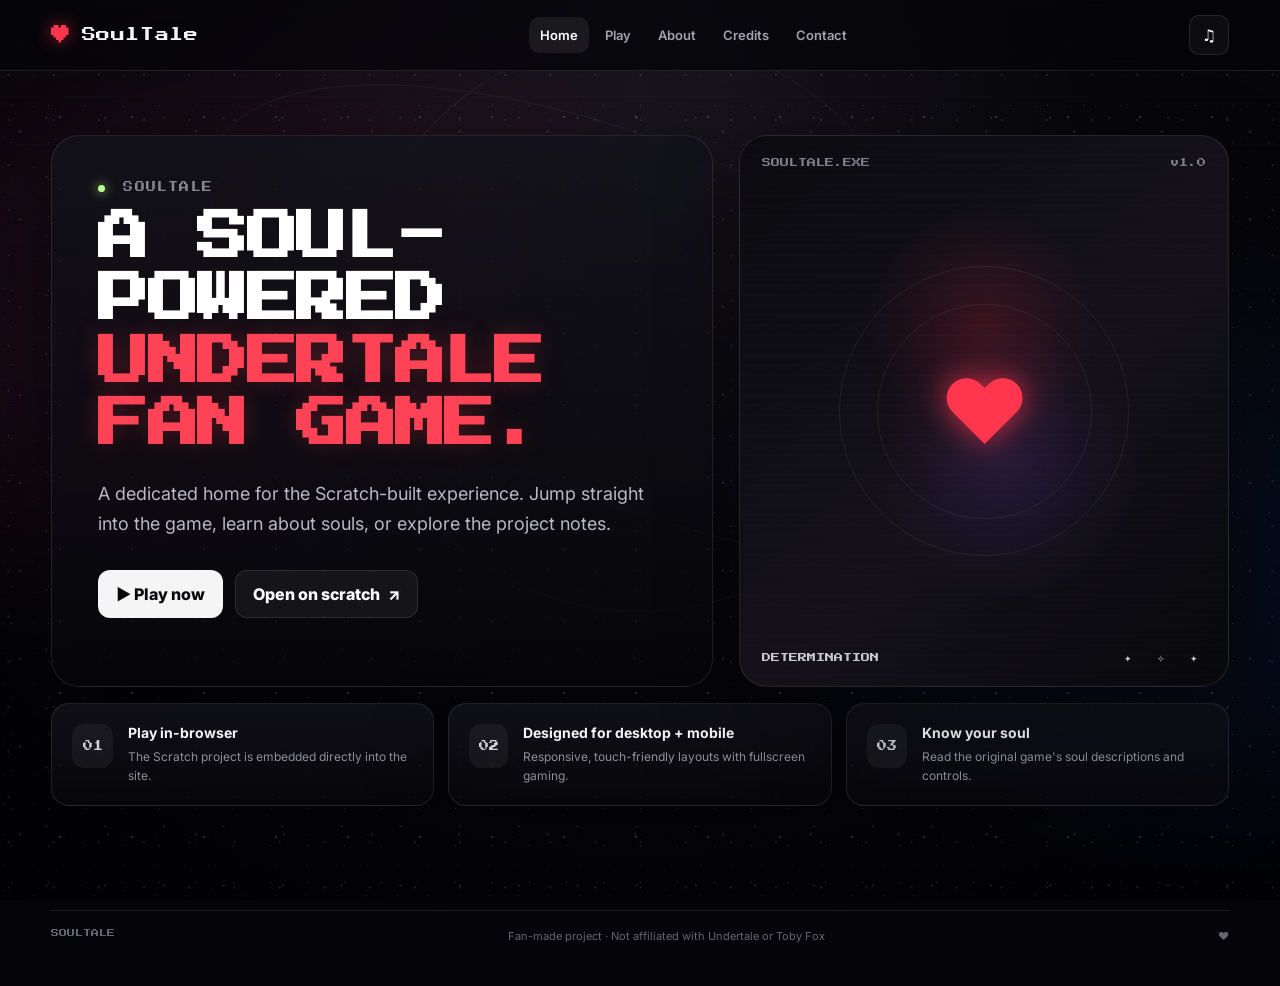
<file: index.html>
<!doctype html>
<html lang="en">
<head>
  <meta charset="utf-8" />
  <meta name="viewport" content="width=device-width, initial-scale=1" />
  <meta name="theme-color" content="#050509" />
  <meta name="description" content="SoulTale" />
  <title>SoulTale</title>
  <link rel="icon" type="image/png" href="favicon.png" />
  <link rel="preconnect" href="https://fonts.googleapis.com" />
  <link rel="preconnect" href="https://fonts.gstatic.com" crossorigin />
  <link href="https://fonts.googleapis.com/css2?family=Press+Start+2P&family=Inter:wght@400;500;600;700&display=swap" rel="stylesheet" />
  <link rel="stylesheet" href="styles.css" />
</head>
<body>
  <div class="bg" aria-hidden="true">
    <div class="stars stars-a"></div>
    <div class="stars stars-b"></div>
    <div class="stars stars-c"></div>
    <div class="nebula nebula-a"></div>
    <div class="nebula nebula-b"></div>
    <div class="orbit orbit-a"></div>
    <div class="orbit orbit-b"></div>
  </div>

  <header class="site-header">
    <a class="brand" href="#home" data-tab="home" aria-label="SoulTale home">
      <span class="brand-heart" aria-hidden="true">♥</span>
      <span>SoulTale</span>
    </a>
    <nav class="tabs" aria-label="Primary navigation">
      <button class="tab is-active" data-tab="home">Home</button>
      <button class="tab" data-tab="game">Play</button>
      <button class="tab" data-tab="about">About</button>
      <button class="tab" data-tab="credits">Credits</button>
      <button class="tab" data-tab="contact">Contact</button>
    </nav>
    <div class="header-actions">
      <button class="icon-btn" id="soundToggle" aria-label="Toggle sound effects" title="Toggle UI sounds">♫</button>
    </div>
  </header>

  <main>
    <section class="panel view is-visible" id="home" data-view="home">
      <div class="hero-grid">
        <div class="hero-copy">
          <p class="eyebrow"><span class="status-dot"></span> SOULTALE</p>
          <h1><span class="play-white">A SOUL-<br />POWERED</span><br /><span class="accent">UNDERTALE<br />FAN GAME.</span></h1>
          <p class="lead">A dedicated home for the Scratch-built experience. Jump straight into the game, learn about souls, or explore the project notes.</p>
          <div class="cta-row">
            <button class="primary-btn" data-tab="game"><span>▶</span> Play now</button>
            <a class="secondary-btn" href="https://scratch.mit.edu/projects/666404749" target="_blank" rel="noopener">Open on scratch <span aria-hidden="true">↗</span></a>
          </div>
        </div>
        <div class="hero-card">
          <div class="scanline"></div>
          <div class="hero-card-top"><span>SOULTALE.EXE</span><span>v1.0</span></div>
          <div class="soul-stage">
            <div class="ring ring-outer"></div>
            <div class="ring ring-mid"></div>
            <div class="soul-heart">♥</div>
          </div>
          <div class="hero-card-bottom">
            <span>DETERMINATION</span>
            <span class="tiny-stars">✦ ✧ ✦</span>
          </div>
        </div>
      </div>

      <div class="feature-row">
        <article class="feature-card">
          <div class="feature-icon">01</div>
          <div><h3>Play in-browser</h3><p>The Scratch project is embedded directly into the site.</p></div>
        </article>
        <article class="feature-card">
          <div class="feature-icon">02</div>
          <div><h3>Designed for desktop + mobile</h3><p>Responsive, touch-friendly layouts with fullscreen gaming.</p></div>
        </article>
        <article class="feature-card">
          <div class="feature-icon">03</div>
          <div><h3>Know your soul</h3><p>Read the original game's soul descriptions and controls.</p></div>
        </article>
      </div>
    </section>

    <section class="panel view" id="game" data-view="game">
      <div class="section-heading">
        <div><p class="eyebrow">PLAY AREA</p><h2><span class="play-white">PLAY</span> <span class="accent">SOULTALE</span><span class="play-white">.</span></h2></div>
        <div class="section-tools">
          <span class="live-pill"><span class="status-dot"></span> SOULTALE</span>
          <button class="secondary-btn small" id="fullscreenBtn" type="button">⛶ Fullscreen</button>
        </div>
      </div>

      <div class="game-shell" id="gameShell">
        <div class="game-toolbar">
          <span><strong>SOULTALE</strong> · PLAY</span>
        </div>
        <button class="fullscreen-back-btn" id="fullscreenBackBtn" type="button" aria-label="Exit fullscreen and return to the Play tab">Exit Fullscreen</button>
        <div class="game-frame-wrap" id="gameFrameWrap">
          <div class="loader" id="gameLoader"><div class="loader-heart" aria-hidden="true" style="visibility:hidden">♥</div><span>Loading SoulTale…</span></div>
          <iframe
            id="scratchFrame"
            src="SoulTale.html"
            title="SoulTale game"
            allow="autoplay; fullscreen"
            allowtransparency="true"
            frameborder="0"
            scrolling="no"
            allowfullscreen
          ></iframe>
        </div>
      </div>
    </section>

    <section class="panel view" id="about" data-view="about">
      <div class="section-heading"><div><p class="eyebrow">ABOUT</p><h2>What is <span class="accent">SoulTale</span>?</h2></div></div>
      <div class="two-col">
        <article class="story-card">
          <p>SoulTale is a fan-made game inspired by the popular role-playing game Undertale. Players can choose from different human SOULs from the original game, with each one offering a unique way to play. These choices give players different abilities and playstyles while exploring a new  experience inspired by Undertale.</p>
        </article>
        <aside class="info-card">
          <div class="info-line"><span>Original engine</span><strong>Scratch</strong></div>
          <div class="info-line"><span>Genre</span><strong>Fan-made game</strong></div>
          <div class="info-line"><span>Playable styles</span><strong>5 core SOULs</strong></div>
          <div class="info-line"><span>Game mode</span><strong>Browser / Touch</strong></div>
        </aside>
      </div>

      <div class="section-heading" style="margin-top:28px"><div><p class="eyebrow">THE SOULS</p><h2>Five ways to <span class="accent">play</span>.</h2></div></div>
      <div class="soul-grid">
        <button class="soul-card red-card" data-soul="red"><span class="soul-big">♥</span><strong>Red Soul</strong><small>Determination</small><em>Free movement</em></button>
        <button class="soul-card blue-card" data-soul="blue"><span class="soul-big">♥</span><strong>Blue Soul</strong><small>Integrity</small><em>Platform physics</em></button>
        <button class="soul-card green-card" data-soul="green"><span class="soul-big">♥</span><strong>Green Soul</strong><small>Kindness</small><em>Shield defense</em></button>
        <button class="soul-card purple-card" data-soul="purple"><span class="soul-big">♥</span><strong>Purple Soul</strong><small>Perseverance</small><em>Line movement</em></button>
        <button class="soul-card yellow-card" data-soul="yellow"><span class="soul-big">♥</span><strong>Yellow Soul</strong><small>Justice</small><em>Shooting mechanic</em></button>
      </div>
      <div class="secret-card soul-note-card"><div class="secret-lock">✦</div><div><p>There are two more souls, which are <button class="soul-text-link cyan-glow" data-soul="cyan" type="button">Cyan Soul (Patience)</button> and <button class="soul-text-link orange-glow" data-soul="orange" type="button">Orange Soul (Bravery)</button>. However, they don’t have any gameplay; instead, they are represented as attack mechanics.</p></div></div>
      <div class="secret-card"><div class="secret-lock">✦</div><div><p class="eyebrow">HIDDEN CONTENT</p><h3>? ? ?</h3><p>Complete all five core souls to reveal a secret soul</p></div></div>
      <p class="note">On phones and tablets, the game recommends enabling Mobile Mode in its settings for touch controls.</p>
    </section>

    <section class="panel view" id="credits" data-view="credits">
      <div class="section-heading"><div><p class="eyebrow">CREDITS</p><h2>Credits <span class="accent">&amp; Special Thanks</span>.</h2></div></div>
      <div class="credits-table" role="table" aria-label="SoulTale credits">
        <div class="credit-row header" role="row"><span>Credit</span><span>Creator</span></div>
        <div class="credit-row"><span>SoulTale</span><strong>CG33</strong></div>
        <div class="credit-row"><span>Undertale</span><strong>Toby Fox</strong></div>
          <div class="credit-row"><span>Red &amp; Blue soul music</span><strong>RetroSpecter</strong></div>
        <div class="credit-row"><span>Green / Purple / Yellow soul music</span><strong>GameChops</strong></div>
        <div class="credit-row"><span>Secret soul music</span><strong>Swip x</strong></div>
        <div class="credit-row"><span>Winning sound effects</span><strong>Lsplash</strong></div>
        <div class="credit-row"><span>Game thumbnail</span><strong>Avocato</strong></div>
      </div>
    </section>

    <section class="panel view" id="contact" data-view="contact">
      <div class="section-heading"><div><p class="eyebrow">CONTACT</p><h2 class="contact-heading">Find the <span class="accent">original creator</span>.</h2></div></div>
      <div class="contact-grid">
        <a class="contact-card" href="https://discord.com/" target="_blank" rel="noopener"><span class="contact-icon">◉</span><div><small>Discord user</small><strong>CG33x</strong></div><span>↗</span></a>
        <a class="contact-card" href="https://scratch.mit.edu/users/Dream_115/" target="_blank" rel="noopener"><span class="contact-icon">◆</span><div><small>Scratch user</small><strong>Dream_115</strong></div><span>↗</span></a>
      </div>
      <div class="source-box">
        <p class="eyebrow">SOURCE LINKS</p>
        <a class="contact-card source-link-card" href="https://scratch.mit.edu/projects/666404749" target="_blank" rel="noopener"><span class="contact-icon">◆</span><div><small>Hosted game</small><strong>Open on Scratch</strong></div><span>↗</span></a>
      </div>
    </section>
  </main>

  <footer class="site-footer"><span>SOULTALE</span><span>Fan-made project · Not affiliated with Undertale or Toby Fox</span><span>♥</span></footer>

  <dialog class="soul-dialog" id="soulDialog">
    <button class="dialog-close" id="dialogClose" aria-label="Close">×</button>
    <div id="dialogBody"></div>
  </dialog>

  <script src="script.js"></script>
</body>
</html>
</file>
<file: styles.css>
:root{
  --bg:#050509;--panel:rgba(12,12,18,.78);--panel2:rgba(18,18,26,.72);--line:rgba(255,255,255,.1);
  --text:#f5f5f7;--muted:#9d9da8;--accent:#ff364d;--white:#fff;--shadow:0 24px 80px rgba(0,0,0,.35);
  --radius:20px;--pixel:'Press Start 2P',monospace;--sans:Inter,system-ui,-apple-system,Segoe UI,sans-serif;
}
*{box-sizing:border-box}html{scroll-behavior:smooth}body{margin:0;background:var(--bg);color:var(--text);font-family:var(--sans);min-height:100vh;overflow-x:hidden}
button,a{font:inherit}button{cursor:pointer}a{color:inherit;text-decoration:none}
.bg{position:fixed;inset:0;z-index:-2;overflow:hidden;background:radial-gradient(circle at 50% 10%,#19151d 0%,#07070b 44%,#020204 100%)}
.bg:after{content:"";position:absolute;inset:0;background:linear-gradient(rgba(255,255,255,.018) 1px,transparent 1px),linear-gradient(90deg,rgba(255,255,255,.012) 1px,transparent 1px);background-size:48px 48px;mask-image:linear-gradient(to bottom,rgba(0,0,0,.9),transparent 86%)}
.stars{position:absolute;inset:-15%;background-image:radial-gradient(circle,#fff 0 1px,transparent 1.4px),radial-gradient(circle,#fff 0 .6px,transparent .8px);background-size:72px 72px,37px 37px;opacity:.18;animation:drift 38s linear infinite}
.stars-b{transform:scale(1.22);opacity:.10;animation-duration:66s;animation-direction:reverse}.stars-c{transform:scale(.82);opacity:.11;animation-duration:92s}
.nebula{position:absolute;width:60vw;height:38vw;border-radius:50%;filter:blur(70px);opacity:.14}.nebula-a{background:#75214b;top:5%;left:-14%;transform:rotate(-15deg)}.nebula-b{background:#142d78;right:-20%;bottom:12%;transform:rotate(18deg)}
.orbit{position:absolute;border:1px solid rgba(255,255,255,.05);border-radius:50%;width:45vw;height:45vw;left:50%;top:36%;transform:translate(-50%,-50%) rotate(-14deg);animation:spin 90s linear infinite}.orbit-b{width:72vw;height:28vw;animation-duration:140s;transform:translate(-50%,-50%) rotate(22deg)}
@keyframes drift{to{transform:translate3d(80px,55px,0)}}@keyframes spin{to{transform:translate(-50%,-50%) rotate(346deg)}}
.site-header{position:sticky;top:0;z-index:20;display:flex;align-items:center;justify-content:space-between;gap:20px;padding:15px 4vw;border-bottom:1px solid var(--line);background:rgba(5,5,9,.72);backdrop-filter:blur(18px)}
.brand{display:flex;align-items:center;gap:10px;font-family:var(--pixel);font-size:14px;letter-spacing:.04em;white-space:nowrap}.brand-heart{color:var(--accent);font-size:20px;text-shadow:0 0 18px rgba(255,54,77,.65);animation:heartbeat 2.2s ease-in-out infinite}@keyframes heartbeat{0%,100%{transform:scale(1)}14%{transform:scale(1.18)}28%{transform:scale(1)}}
.tabs{display:flex;justify-content:center;gap:5px;flex-wrap:wrap}.tab{border:0;background:transparent;color:#a3a3ad;padding:10px 11px;border-radius:10px;font-size:13px;font-weight:600;transition:.2s}.tab:hover,.tab.is-active{color:#fff;background:rgba(255,255,255,.07)}
.header-actions{display:flex;align-items:center;gap:8px}.icon-btn,.ghost-btn{border:1px solid var(--line);background:rgba(255,255,255,.04);color:#fff;border-radius:10px;padding:9px 11px}.icon-btn{width:40px}.ghost-btn{font-size:12px;font-weight:700}
main{width:min(1180px,92vw);margin:30px auto 70px}.panel{display:none;padding:34px 0;animation:fadeUp .45s ease}.panel.is-visible{display:block}@keyframes fadeUp{from{opacity:0;transform:translateY(9px)}to{opacity:1;transform:none}}
.hero-grid{display:grid;grid-template-columns:1.15fr .85fr;gap:26px;align-items:stretch}.hero-copy,.hero-card,.feature-card,.story-card,.info-card,.mini-card,.secret-card,.credits-table,.contact-card,.source-box,.game-shell{border:1px solid var(--line);background:linear-gradient(180deg,rgba(18,18,25,.84),rgba(8,8,12,.72));box-shadow:var(--shadow)}
.hero-copy{border-radius:28px;padding:46px}.eyebrow{margin:0 0 15px;color:#888894;font-family:var(--pixel);font-size:10px;letter-spacing:.12em}.status-dot{display:inline-block;width:7px;height:7px;border-radius:50%;background:#b8ff8e;box-shadow:0 0 12px #b8ff8e;margin-right:7px}.hero-copy h1{font-family:var(--pixel);font-size:clamp(30px,4vw,62px);line-height:1.22;margin:0 0 22px;letter-spacing:-.03em}.play-white{color:#fff}.accent{color:#ff4356;text-shadow:0 0 24px rgba(255,54,77,.25)}.lead{font-size:18px;line-height:1.7;color:#b9b9c3;max-width:740px}.lead em{color:#e4e4e9}.cta-row{display:flex;gap:12px;margin:30px 0 22px;flex-wrap:wrap}.primary-btn,.secondary-btn{padding:13px 17px;border-radius:12px;font-weight:800;border:1px solid var(--line)}.primary-btn{background:#f5f5f5;color:#09090b}.primary-btn:hover{transform:translateY(-1px)}.secondary-btn{background:rgba(255,255,255,.05);color:#fff}.secondary-btn:hover{background:rgba(255,255,255,.09)}.small{padding:10px 12px;font-size:12px}.hero-meta{display:flex;gap:18px;flex-wrap:wrap;color:#767680;font-size:12px}
.hero-card{position:relative;min-height:450px;border-radius:28px;overflow:hidden;background:radial-gradient(circle at 50% 34%,rgba(255,45,75,.16),transparent 26%),radial-gradient(circle at 55% 60%,rgba(126,90,255,.13),transparent 31%),linear-gradient(135deg,#0b0b0f,#14111a 55%,#08080b)}.scanline{position:absolute;inset:0;background:repeating-linear-gradient(to bottom,transparent 0 8px,rgba(255,255,255,.018) 9px 10px);opacity:.55}.hero-card-top,.hero-card-bottom{position:absolute;left:22px;right:22px;display:flex;justify-content:space-between;font-family:var(--pixel);font-size:9px;color:#7e7e89}.hero-card-top{top:22px}.hero-card-bottom{bottom:22px;color:#c8c8cf}.tiny-stars{letter-spacing:8px}.soul-stage{position:absolute;inset:0;display:grid;place-items:center}.ring{position:absolute;border:1px solid rgba(255,255,255,.07);border-radius:50%}.ring-outer{width:290px;height:290px;animation:orb 9s ease-in-out infinite}.ring-mid{width:215px;height:215px;animation:orb 6s ease-in-out infinite reverse}@keyframes orb{50%{transform:scale(1.06) rotate(3deg);opacity:.7}}.soul-heart{font-size:88px;color:var(--accent);text-shadow:0 0 30px rgba(255,53,76,.75),0 0 90px rgba(255,53,76,.28);animation:float 3.2s ease-in-out infinite}@keyframes float{50%{transform:translateY(-9px)}}
.feature-row{display:grid;grid-template-columns:repeat(3,1fr);gap:14px;margin-top:16px}.feature-card{padding:20px;border-radius:18px;display:flex;gap:15px;align-items:flex-start}.feature-icon{font-family:var(--pixel);font-size:10px;width:44px;height:44px;display:grid;place-items:center;border-radius:12px;background:rgba(255,255,255,.05);color:#d0d0d7}.feature-card h3,.mini-card h3{font-size:14px;margin:0 0 6px}.feature-card p,.mini-card p{margin:0;color:#8f8f99;font-size:12px;line-height:1.6}
.section-heading{display:flex;align-items:flex-end;justify-content:space-between;gap:16px;margin-bottom:22px}.section-heading h2{font-family:var(--pixel);font-size:clamp(24px,3.2vw,42px);line-height:1.35;margin:0}.section-tools{display:flex;gap:10px;align-items:center}.live-pill{font-family:var(--pixel);font-size:9px;color:#aaaab4;padding:10px 12px;border:1px solid var(--line);border-radius:10px;background:rgba(255,255,255,.03)}.muted{color:#767680;font-size:13px}
.game-shell{border-radius:22px;overflow:hidden}.game-toolbar,.game-footer{display:flex;justify-content:space-between;gap:14px;padding:14px 17px;font-size:12px;color:#8c8c96;background:rgba(255,255,255,.025)}.game-footer a{color:#ddd;text-decoration:underline;text-underline-offset:3px}.game-frame-wrap{position:relative;display:flex;justify-content:center;align-items:center;background:#000;min-height:540px;padding:28px}
.game-shell{background:#000;border-color:rgba(255,255,255,.12)}
.game-toolbar,.game-footer{background:#08080c}
.game-frame-wrap:before{background:radial-gradient(circle at 50% 50%,rgba(255,45,77,.04),transparent 46%)}.game-frame-wrap:before{content:"";position:absolute;inset:0;background:radial-gradient(circle at 50% 50%,rgba(255,255,255,.035),transparent 42%)}iframe{display:block;width:min(960px,100%);height:min(680px,72vh);aspect-ratio:4 / 3;border:0;background:#000;z-index:1;box-shadow:0 0 0 1px rgba(255,255,255,.06),0 30px 100px rgba(0,0,0,.5)}.loader{position:absolute;z-index:2;display:grid;gap:10px;place-items:center;color:#777;font-family:var(--pixel);font-size:10px;transition:.4s}.loader.hidden{opacity:0;pointer-events:none}.loader-heart{font-size:38px;color:var(--accent);animation:heartbeat 1.3s infinite}
.two-col{display:grid;grid-template-columns:1.35fr .65fr;gap:16px}.story-card,.info-card{padding:28px;border-radius:20px}.story-card p{color:#bcbcc5;line-height:1.8;margin:0 0 16px}.story-card p:last-child{margin-bottom:0}.info-line{display:flex;justify-content:space-between;gap:18px;padding:15px 0;border-bottom:1px solid var(--line);font-size:13px}.info-line:first-child{padding-top:0}.info-line:last-child{border-bottom:0;padding-bottom:0}.info-line span{color:#7d7d87}.info-line strong{color:#eee;text-align:right}.controls-grid{display:grid;grid-template-columns:repeat(5,1fr);gap:11px;margin-top:16px}.mini-card{padding:18px;border-radius:16px}.soul-dot{width:36px;height:36px;border-radius:50%;display:grid;place-items:center;font-size:15px;margin-bottom:13px;box-shadow:0 0 22px rgba(255,255,255,.07)}.red{background:#ff344b}.blue{background:#4f7cff}.green{background:#4ee681;color:#0a0c0a}.purple{background:#a66bff}.yellow{background:#ffd93d;color:#17130a}.note{color:#74747f;font-size:12px;line-height:1.7;margin:16px 4px}
.soul-grid{display:grid;grid-template-columns:repeat(5,1fr);gap:12px}.soul-card{min-height:240px;border:1px solid var(--line);border-radius:20px;color:#fff;background:linear-gradient(180deg,rgba(255,255,255,.045),rgba(255,255,255,.015));display:flex;flex-direction:column;align-items:center;justify-content:center;gap:8px;transition:.25s;position:relative;overflow:hidden}.soul-card:after{content:"";position:absolute;inset:auto -20% -26% -20%;height:55%;filter:blur(24px);opacity:.35}.soul-card:hover{transform:translateY(-4px);border-color:rgba(255,255,255,.2)}.soul-big{font-size:58px;line-height:1;text-shadow:0 0 22px currentColor;z-index:1}.soul-card strong{font-size:14px;z-index:1}.soul-card small,.soul-card em{font-size:11px;color:#92929c;font-style:normal;z-index:1}.red-card .soul-big{color:#ff344b}.blue-card .soul-big{color:#4f7cff}.green-card .soul-big{color:#4ee681}.purple-card .soul-big{color:#a66bff}.yellow-card .soul-big{color:#ffd93d}.secret-card{margin-top:16px;padding:22px;border-radius:18px;display:flex;gap:16px;align-items:center}.secret-lock{width:50px;height:50px;border-radius:14px;display:grid;place-items:center;border:1px solid var(--line);background:rgba(255,255,255,.04);font-size:23px}.secret-card h3{margin:0 0 6px;font-size:16px}.secret-card p{margin:0;color:#898994;font-size:12px;line-height:1.6}.secret-card .eyebrow{margin:0 0 7px}
.credits-table{border-radius:20px;overflow:hidden}.credit-row{display:grid;grid-template-columns:1fr 1fr;gap:18px;padding:16px 20px;border-bottom:1px solid var(--line);font-size:13px}.credit-row:last-child{border-bottom:0}.credit-row.header{font-family:var(--pixel);font-size:9px;color:#777780;background:rgba(255,255,255,.03)}.credit-row span{color:#95959e}.credit-row strong{color:#eee;font-weight:600}
.contact-grid{display:grid;grid-template-columns:1fr 1fr;gap:14px}.contact-card{display:grid;grid-template-columns:auto 1fr auto;gap:15px;align-items:center;padding:22px;border-radius:18px}.contact-card small{display:block;color:#75757e;font-size:10px;text-transform:uppercase;letter-spacing:.1em;margin-bottom:5px}.contact-card strong{font-size:15px}.contact-card p{margin:8px 0 0;color:#898993;font-size:12px;line-height:1.55}.contact-icon{width:44px;height:44px;display:grid;place-items:center;border-radius:13px;background:rgba(255,255,255,.05)}.source-box{margin-top:14px;padding:20px;border-radius:18px;color:#898993;font-size:12px}.source-box p{margin:9px 0}.source-box a{text-decoration:underline;text-underline-offset:3px;color:#eee}
.site-footer{width:min(1180px,92vw);margin:0 auto 25px;padding:18px 0;border-top:1px solid var(--line);display:flex;justify-content:space-between;gap:16px;color:#65656e;font-size:11px}.site-footer span:first-child{font-family:var(--pixel);font-size:8px}
.soul-dialog{width:min(520px,90vw);border:1px solid var(--line);border-radius:22px;background:#0c0c12;color:#fff;padding:0;box-shadow:0 30px 120px rgba(0,0,0,.7)}.soul-dialog::backdrop{background:rgba(0,0,0,.72);backdrop-filter:blur(6px)}.dialog-close{position:absolute;right:12px;top:10px;border:0;background:transparent;color:#aaa;font-size:28px}.soul-dialog-body{padding:30px}.dialog-soul{font-size:54px;text-align:center;text-shadow:0 0 24px currentColor}.dialog-title{text-align:center;font-family:var(--pixel);font-size:17px;margin:5px 0 10px}.dialog-sub{text-align:center;color:#8c8c96;font-size:12px;margin-bottom:20px}.dialog-copy{color:#b9b9c3;line-height:1.7;font-size:13px}.dialog-key{display:inline-block;padding:5px 7px;border:1px solid var(--line);border-radius:7px;background:rgba(255,255,255,.05);font-family:var(--pixel);font-size:8px}
.is-fullscreen .game-frame-wrap{min-height:100vh;padding:20px}.is-fullscreen iframe{width:min(1400px,96vw);height:calc(100vh - 74px);aspect-ratio:auto}.is-fullscreen .game-footer{display:none}
@media (max-width:960px){.site-header{flex-wrap:wrap}.tabs{order:3;width:100%;overflow-x:auto;justify-content:flex-start;flex-wrap:nowrap;padding-bottom:2px}.hero-grid,.two-col,.contact-grid{grid-template-columns:1fr}.hero-card{min-height:360px}.feature-row{grid-template-columns:1fr}.controls-grid{grid-template-columns:repeat(2,1fr)}.soul-grid{grid-template-columns:repeat(2,1fr)}.soul-card:last-child{grid-column:1 / -1}.section-heading{align-items:flex-start;flex-direction:column}.section-tools{width:100%;justify-content:space-between}}
@media (max-width:560px){main{width:min(94vw,1180px)}.site-header{padding:13px 3vw}.header-actions{display:none}.hero-copy{padding:28px}.hero-copy h1{font-size:26px}.lead{font-size:15px}.game-frame-wrap{padding:12px;min-height:420px}iframe{height:68vh;min-height:320px}.credit-row{grid-template-columns:1fr}.controls-grid,.soul-grid{grid-template-columns:1fr}.soul-card:last-child{grid-column:auto}.site-footer{flex-direction:column;align-items:flex-start}}

/* Standalone SoulTale game layout */
#scratchFrame{width:min(1100px,100%);height:auto;aspect-ratio:4 / 3;max-height:calc(100vh - 150px);border-radius:2px;box-shadow:0 0 0 1px rgba(255,255,255,.09),0 24px 90px rgba(0,0,0,.65)}
#scratchFrame:fullscreen{width:100vw;height:100vh;max-height:none;aspect-ratio:auto;border:0;border-radius:0;box-shadow:none;background:#000}
#scratchFrame:-webkit-full-screen{width:100vw;height:100vh;max-height:none;aspect-ratio:auto;border:0;border-radius:0;box-shadow:none;background:#000}
.game-shell.is-fullscreen{position:fixed;inset:0;z-index:9999;border:0;border-radius:0;background:#000}
.fullscreen-back-btn{position:absolute;top:16px;right:16px;z-index:20;display:none;padding:10px 12px;border:1px solid var(--line);border-radius:12px;background:rgba(10,10,14,.86);color:#fff;font:800 12px/1 var(--sans);cursor:pointer;box-shadow:0 8px 24px rgba(0,0,0,.35);backdrop-filter:blur(8px)}
.fullscreen-back-btn:hover{background:rgba(255,255,255,.12)}
.game-shell.is-fullscreen .fullscreen-back-btn{display:block}
.game-shell.is-fullscreen .game-toolbar{display:none}
.game-shell.is-fullscreen .game-frame-wrap{min-height:100vh;height:100vh;padding:0}
.game-shell.is-fullscreen #scratchFrame{width:100vw;height:100vh;max-height:none;aspect-ratio:auto}
.game-shell.is-fullscreen .game-footer{display:none}
@media (max-width:960px){
  #scratchFrame{width:min(100%,960px);max-height:calc(100vh - 170px)}
}
@media (max-width:560px){
  .game-frame-wrap{padding:8px;min-height:0}
  #scratchFrame{width:100%;height:auto;max-height:none;aspect-ratio:4/3}
  .game-toolbar,.game-footer{padding:11px 12px;font-size:10px}
}

.secondary-btn{text-decoration:none;display:inline-flex;align-items:center;gap:8px}

.soul-note-card{margin-top:16px}.soul-note-card p{color:#bcbcc5!important;font-size:12px;line-height:1.7}.cyan-glow{color:#36f6ff;text-shadow:0 0 8px rgba(54,246,255,.9),0 0 18px rgba(54,246,255,.55)}.orange-glow{color:#ff9a3c;text-shadow:0 0 8px rgba(255,154,60,.9),0 0 18px rgba(255,154,60,.55)}

.contact-heading{white-space:nowrap}.source-box{padding:20px;border-radius:18px}.source-box .eyebrow{margin:0 0 10px}.source-link-card{margin-top:0;width:100%;box-sizing:border-box}.source-link-card:hover{text-decoration:none}

.soul-text-link{background:none;border:0;padding:0;color:inherit;font:inherit;text-decoration:underline;cursor:pointer}.soul-text-link.cyan-glow{color:#36f6ff}.soul-text-link.orange-glow{color:#ff9a3c}.soul-text-link:hover{opacity:.85}


@media (max-width:560px){#contact .section-heading>div{width:100%;min-width:0}#contact .contact-heading{width:100%;max-width:100%;white-space:normal;overflow-wrap:break-word;word-break:normal}}
</file>
